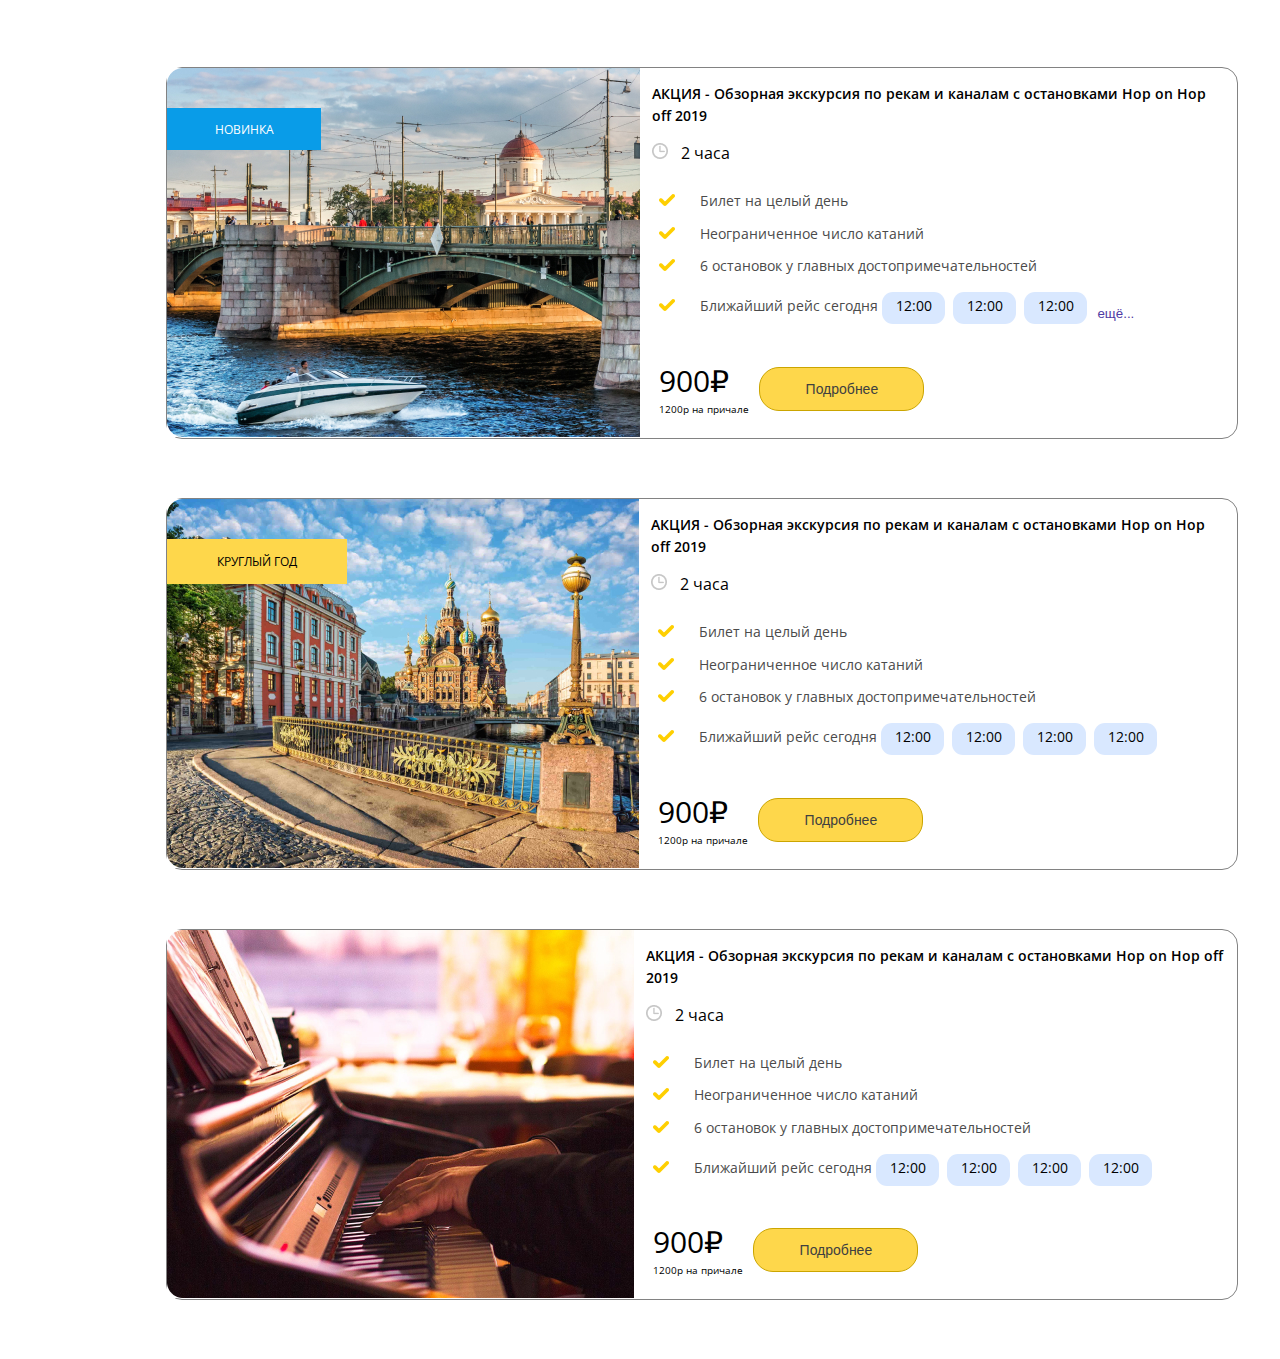
<file: task-1/index.html>
<html lang="en">

<head>
    <meta charset="UTF-8">
    <meta http-equiv="X-UA-Compatible" content="IE=edge">
    <meta name="viewport" content="width=device-width, initial-scale=1.0">
    <style>
        @import url('https://fonts.googleapis.com/css2?family=Open+Sans:wght@400;600&display=swap');
    </style>
    <link rel="stylesheet" href="style.css">
    <title>Layout</title>
</head>

<body>

    <div class="wrapper">
        <div class="card one">
            <div class="top">
                <div class="onpic-text-one">НОВИНКА</div>
                <img class="main-pic-one" src="pic.jfif">
                <img class="main-pic-one-desktop" src="card1pic.jpg">
            </div>
            <div class="bottom">
                <div class="travel-time-mobile">
                    <img class="clock" src="clock.png">
                    <span>2 часа<span>
                </div>
                <h3 id="offer">АКЦИЯ - Обзорная экскурсия по рекам и каналам с остановками Hop on Hop off 2019</h3>
                <div class="travel-time-desktop">
                    <img class="clock" src="clock.png">
                    <span>2 часа<span>
                </div>
                <div class="points">
                    <ul>
                        <li>Билет на целый день</li>
                        <li>Неограниченное число катаний</li>
                        <li>6 остановок у главных достопримечательностей</li>
                        <div class="points-timetable">
                            <li>Ближайший рейс сегодня</li>
                            <div class="timetable">
                                <div class="time-first">12:00</div>
                                <div class="time-first">12:00</div>
                                <div class="time-first">12:00</div>
                                <div class="time-first">12:00</div>
                                <div class="time-first">12:00</div>
                                <button id="show-more" hidden>ещё...</button>
                            </div>
                        </div>
                    </ul>
                </div>
                <div class="price">
                    <div class="price-number">
                        <div class="number">900₽</div>
                        <div class="pier">1200р на причале</div>
                    </div>
                    <button class="button-more">Подробнее</button>
                </div>
            </div>
        </div>

        <div class="card two">
            <div class="top">
                <div class="onpic-text-two">НОВИНКА</div>
                <div class="onpic-text-two-desktop">КРУГЛЫЙ ГОД</div>
                <img class="main-pic-two" src="pic.jfif">
                <img class="main-pic-two-desktop" src="card2pic.jpg">
            </div>
            <div class="bottom">
                <div class="travel-time-mobile">
                    <img class="clock" src="clock.png">
                    <span>2 часа</span>
                </div>
                <h3 id="offer">АКЦИЯ - Обзорная экскурсия по рекам и каналам с остановками Hop on Hop off 2019</h3>
                <div class="travel-time-desktop">
                    <img class="clock" src="clock.png">
                    <span>2 часа<span>
                </div>
                <div class="points">
                    <ul>
                        <li>Билет на целый день</li>
                        <li>Неограниченное число катаний</li>
                        <li>6 остановок у главных достопримечательностей</li>
                        <div class="points-timetable">
                            <li>Ближайший рейс сегодня</li>
                            <div class="timetable">
                                <div class="time-second">12:00</div>
                                <div class="time-second">12:00</div>
                                <div class="time-second">12:00</div>
                                <div class="time-second">12:00</div>
                            </div>
                        </div>
                    </ul>
                </div>
                <div class="price">
                    <div class="price-number">
                        <div class="number">900₽</div>
                        <div class="pier">1200р на причале</div>
                    </div>
                    <button class="button-more">Подробнее</button>
                </div>
            </div>
        </div>

        <div class="card three">
            <div class="top">
                <img class="main-pic-three" src="card3pic.jpg">
            </div>
            <div class="bottom">
                <div class="travel-time-mobile">
                    <img class="clock" src="clock.png">
                    <span>2 часа<span>
                </div>
                <h3 id="offer">АКЦИЯ - Обзорная экскурсия по рекам и каналам с остановками Hop on Hop off 2019</h3>
                <div class="travel-time-desktop">
                    <img class="clock" src="clock.png">
                    <span>2 часа<span>
                </div>
                <div class="points">
                    <ul>
                        <li>Билет на целый день</li>
                        <li>Неограниченное число катаний</li>
                        <li>6 остановок у главных достопримечательностей</li>
                        <div class="points-timetable">
                            <li>Ближайший рейс сегодня</li>
                                <div class="timetable">
                                    <div class="time-third">12:00</div>
                                    <div class="time-third">12:00</div>
                                    <div class="time-third">12:00</div>
                                    <div class="time-third">12:00</div>
                                </div>
                                <button id="show-more" hidden>ещё...</button>
                        </div>
                    </ul>
                </div>
                <div class="price">
                    <div class="price-number">
                        <div class="number">900₽</div>
                        <div class="pier">1200р на причале</div>
                    </div>
                    <button class="button-more">Подробнее</button>
                </div>
            </div>
        </div>

    </div>


    <script src="main.js"></script>
</body>

</html>
</file>
<file: task-1/style.css>
body {
    margin: 0;
    font-family: 'Open Sans', sans-serif;
}

.onpic,
#offer {
    font-weight: 600;
}

.travel-time-mobile,
li,
.pier,
.price-number,
.button-more {
    font-weight: 400;
}

.onpic-text-one,
.button-more,
.onpic-text-two-desktop {
    background-color: #FED74B;
}

li {
    list-style-image: url('tick.png');
}

.wrapper {
    display: flex;
    flex-direction: column;
    width: 91%;
    margin-top: 26px;
    margin-left: 4.2%;
    margin-right: 4.8%;
}

.card {
    display: flex;
    flex-direction: column;
    width: 100%;
    min-height: 603px;
    margin-bottom: 30px;
    border: 0.3px solid #828282;
    border-radius: 16px;
    position: relative;
}

.main-pic-one-desktop,
.main-pic-two-desktop,
.three,
.travel-time-desktop {
    display: none;
}

.onpic-text-one,
.onpic-text-two,
.onpic-text-two-desktop {
    display: flex;
    align-items: center;
    justify-content: center;
    float: left;
    position: absolute;
    left: 0;
    top: 0;
    font-size: 12px;
}

.onpic-text-one,
.onpic-text-two-desktop {
    top: 40px;
    width: 99px;
    height: 35px;
}

.onpic-text-two {
    width: 129px;
    height: 43px;
    background-color: #7553FF;
    color: #FFFFFF;
    border-radius: 16px 0 16px 0;
}

.main-pic-one,
.main-pic-two {
    width: 100%;
    height: 220px;
    border-radius: 16px 16px 0 0;
}

.travel-time-mobile {
    display: flex;
    flex-direction: row;
    font-size: 12px;
    color: #9E9E9E;
    line-height: 122%;
}

.clock {
    padding-top: 16px;
    padding-left: 12px;
}

span {
    padding-top: 17px;
    padding-left: 9px;
}

#offer {
    line-height: 22px;
    margin-block-start: 0;
    margin-block-end: 0;
    font-size: 14px;
    padding: 15px 12px 0px 12px
}

.points {
    margin: 30px 0 0 13px;
}

ul {
    padding-inline-start: 0;
    margin: 30px 0 0 29px;
}

li {
    font-size: 14px;
    color: #4B4B4B;
    line-height: 20px;
    line-height: 105%;
    padding: 0 0 10px 18px;
}

#show-more {
    border: none;
    outline: none;
    background-color: white;
    color: #503ba4;
    margin-top: 20px;
}

.timetable {
    display: flex;
    flex-wrap: wrap;
    flex-direction: row;
}

.time-first,
.time-second,
.time-third {
    flex: 0 0 21%;
    width: 63px;
    height: 24px;
    border-radius: 11px;
    font-size: 14px;
    background-color: #D9E8FF;
    text-align: center;
    margin: 14px 4px 0 0;
    padding-top: 2px;
}

.price {
    display: flex;
    flex-direction: row;
    justify-content: space-between;
    margin: 35px 19px 19px 19px;
}

.pier {
    font-size: 10px;
    margin-top: 3px;
}

.price-number {
    display: flex;
    flex-direction: column;
    font-size: 30px;
    line-height: 20px;
    justify-content: center;
}

.button-more {
    width: 165px;
    height: 44px;
    border-radius: 20px;
    border: 0.5px solid #CBA500;
    color: #404040;
    font-size: 14px;
}

.onpic-text-two-desktop {
    display: none;
}

@media only screen and (min-width: 760px) {
    .wrapper {
        margin: 67px 13% 0 13%;
    }

    .card {
        flex-direction: row;
        max-width: 1070px;
        max-height: 370px;
        min-height: auto;
        margin-bottom: 59px;
    }

    .three {
        display: flex;
    }

    .main-pic-one-desktop,
    .main-pic-two-desktop {
        display: flex;
    }

    .main-pic-one,
    .main-pic-two {
        display: none;
    }

    .onpic-text-one {
        color: white;
        background-color: #099CE8;
        height: 42px;
        width: 154px;
    }

    .onpic-text-two {
        display: none;
    }

    .onpic-text-two-desktop {
        display: flex;
        height: 45px;
        width: 180px;
    }

    .price {
        justify-content: flex-start;
    }

    .price-number {
        margin-right: 10px;
    }

    .number {
        margin-bottom: 5px;
        margin-top: 4px;
    }

    .time-first,
    .time-second,
    .time-third {
        height: 28px;
        flex: none;
        margin: 0 4px 0 4px;
        padding-top: 4px;
    }
    .points-timetable {
        display: flex;
        flex-direction: row;
        align-items: baseline;
    }
    li {
        padding-bottom: 18px;
    }
    #show-more {
        margin-top: 10px;
    }
    .travel-time-mobile {
        display: none;
    }
    .travel-time-desktop {
        display: contents;
    }
}
</file>
